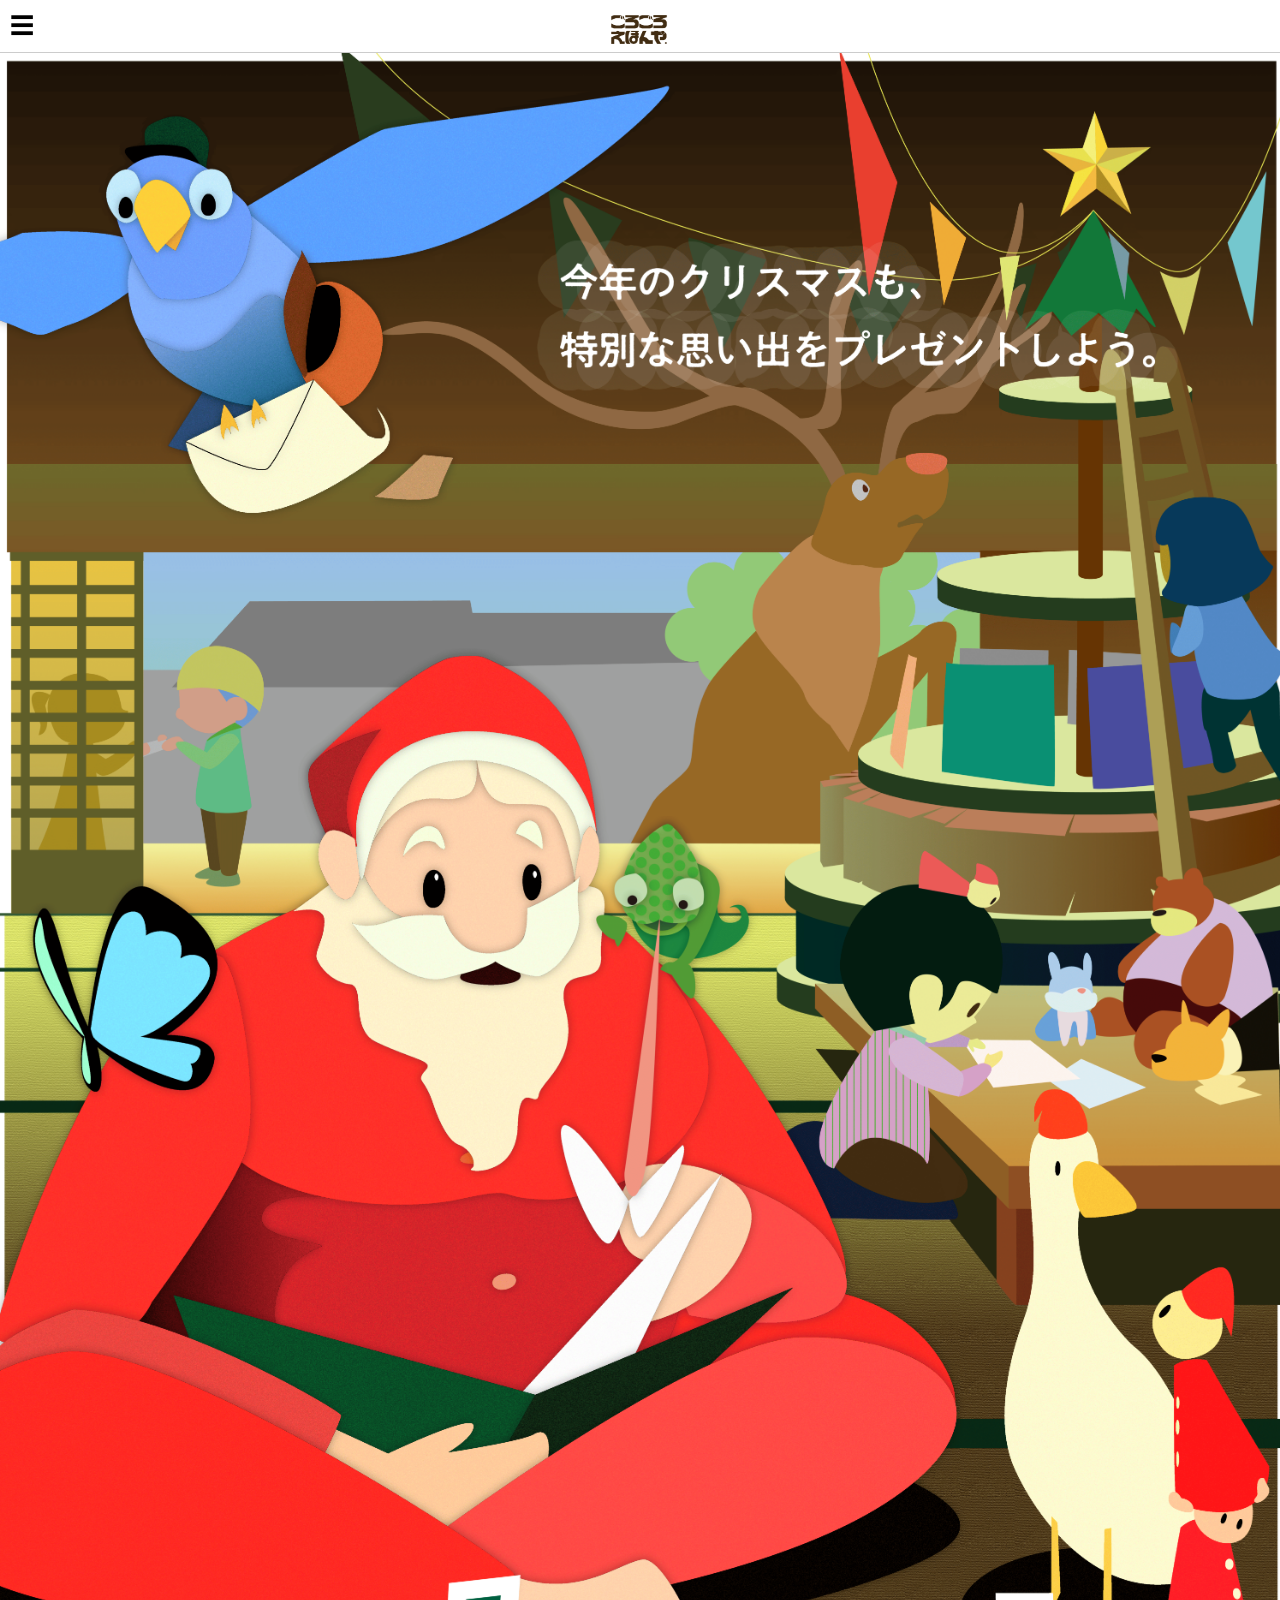
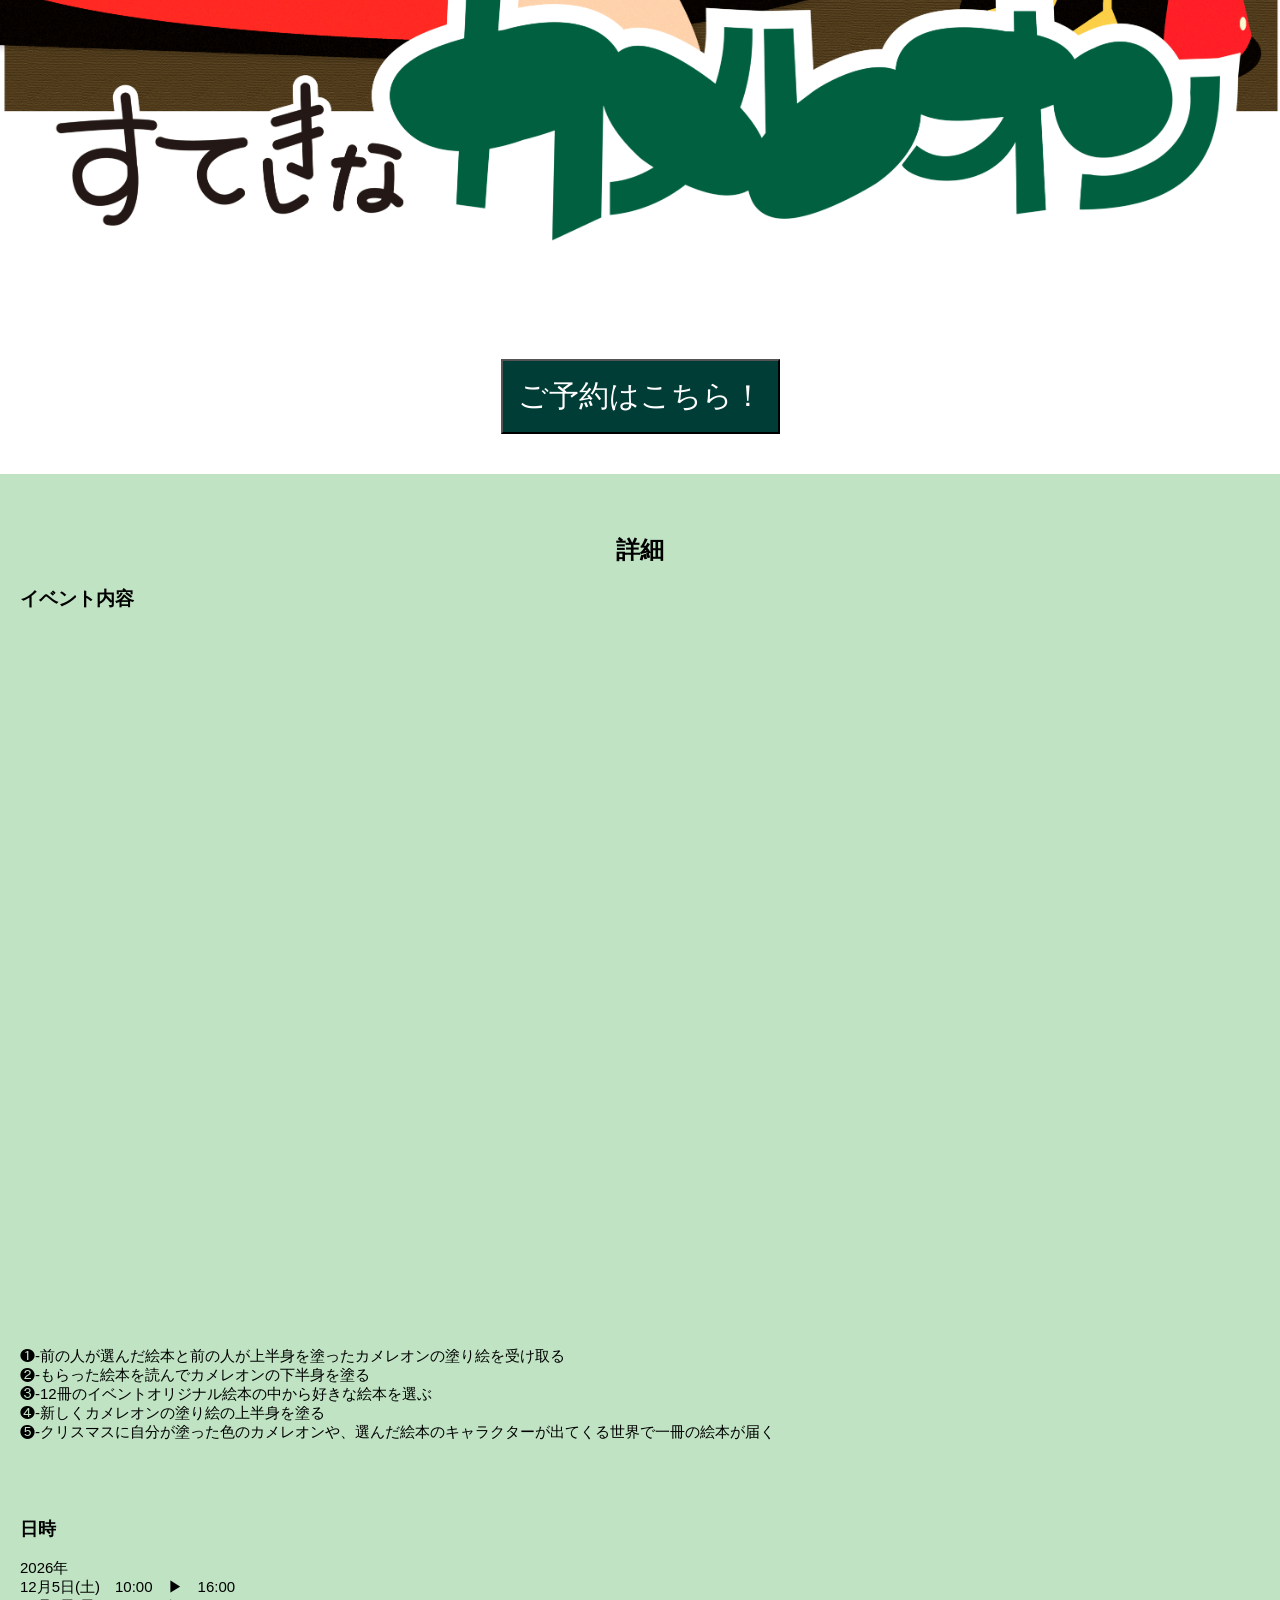
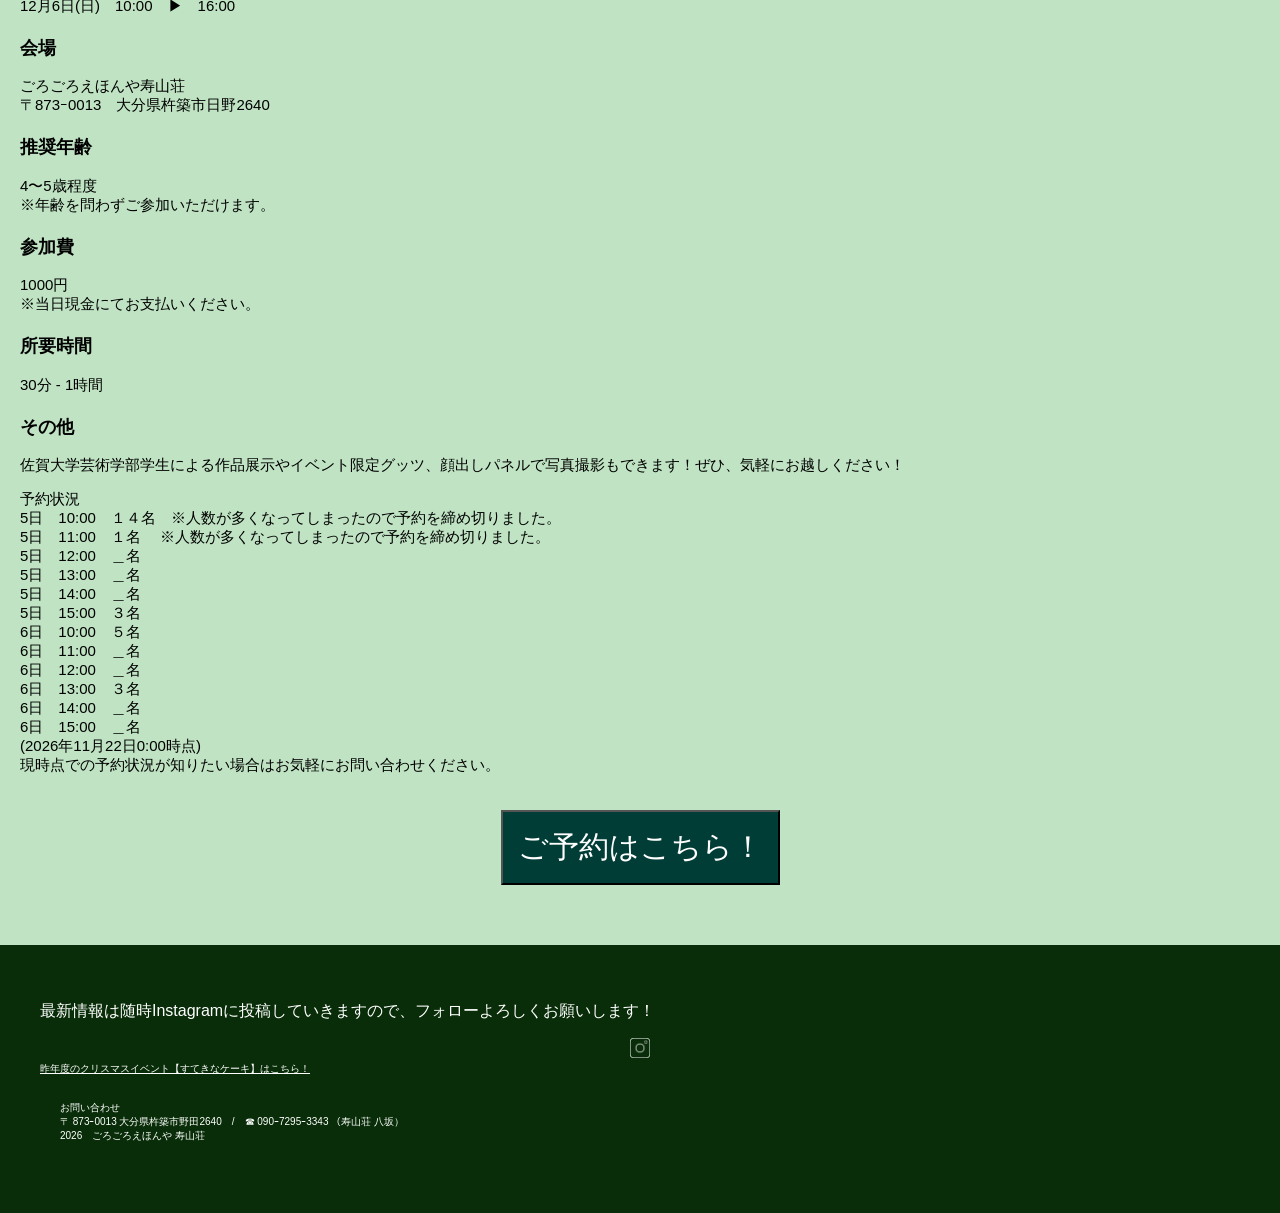
<file: index.html>
<!DOCTYPE html>
<html lang="ja">
<head>
  <meta charset="UTF-8">
  <meta name="viewport" content="width=device-width, initial-scale=1.0">
  <title>すてきなカメレオン イベントページ</title>
<link rel="stylesheet" href="sutekame.css">
</head>
<body>

<!-- ヘッダー -->
<header>
  <div class="header-inner">
    <div class="logo">
      <img src="brown.png" alt="ごろごろえほんや">
    </div>
    <div class="menu-icon" id="menu-btn">
      ☰
    </div>
  </div>
</header>

<!-- メニュー -->
<nav id="menu">
  <ul>
    <li><a href="index.html">ホーム</a></li>
    <li><a href="ehon.html">オリジナル絵本</a></li>
  </ul>
</nav>

<!-- メインビジュアル -->
<section class="hero">
  <img src="mainvisual.png">
</section>

<!-- タイトル -->
<section class="overview">
  <div class="sutekame">
   
  </div>
 
</section>

<!-- 予約ボタン -->
<section class="reserve">
  <a href="https://forms.cloud.microsoft/r/kQ41L5WufC">
    <button>ご予約はこちら！</button>
  </a>
</section>
  
<div class="about">
<!-- イベント内容 -->
<section class="contents">
  
  <h2 class="syousai">
    詳細
  </h2>

  
  <h3>イベント内容</h3>
  <iframe
  width="100%"
  height="315"
  src="https://www.youtube.com/embed/TNT9gZETtIY"
  title="イベント内容紹介動画"
  frameborder="0"
  allow="accelerometer; autoplay; clipboard-write; encrypted-media; gyroscope; picture-in-picture; web-share"
  allowfullscreen>
</iframe>
<p class="setumei">❶-前の人が選んだ絵本と前の人が上半身を塗ったカメレオンの塗り絵を受け取る<br>❷-もらった絵本を読んでカメレオンの下半身を塗る<br>❸-12冊のイベントオリジナル絵本の中から好きな絵本を選ぶ<br>❹-新しくカメレオンの塗り絵の上半身を塗る<br>❺-クリスマスに自分が塗った色のカメレオンや、選んだ絵本のキャラクターが出てくる世界で一冊の絵本が届く</p>
</section>


<!-- 詳細 -->
<section class="details">
  <h3>日時</h3>
  <p>
    2026年<br>
    12月5日(土)　10:00　▶︎　16:00<br>
    12月6日(日)　10:00　▶︎　16:00
  </p>

  <h3>会場</h3>
  <p>ごろごろえほんや寿山荘<br>
    〒873ｰ0013　大分県杵築市日野2640
  </p>

  <h3>推奨年齢</h3>
  <p>4〜5歳程度<br>
    ※年齢を問わずご参加いただけます。
  </p>

  <h3>参加費</h3>
  <p>1000円<br>
     ※当日現金にてお支払いください。   
  </p>

  <h3>所要時間</h3>
  <p>30分 - 1時間</p>

  <h3>その他</h3>
  <p>佐賀大学芸術学部学生による作品展示やイベント限定グッツ、顔出しパネルで写真撮影もできます！ぜひ、気軽にお越しください！</p>

<section class=yoyaku>
  <p>予約状況<br>
  5日　10:00　１４名　※人数が多くなってしまったので予約を締め切りました。<br>
  5日　11:00　１名 　※人数が多くなってしまったので予約を締め切りました。<br>
  5日　12:00　＿名<br>
  5日　13:00　＿名<br>
  5日　14:00　＿名<br>
  5日　15:00　３名<br>
  6日　10:00　５名<br>
  6日　11:00　＿名<br>
  6日　12:00　＿名<br>
  6日　13:00　３名<br>
  6日　14:00　＿名<br>
  6日　15:00　＿名<br>
  (2026年11月22日0:00時点)<br>
  現時点での予約状況が知りたい場合はお気軽にお問い合わせください。
  </p>
  
  <section class="reserve">
  <a href="https://forms.cloud.microsoft/r/kQ41L5WufC">
    <button>ご予約はこちら！</button>
  </a>
</section>
</section>


</div>



 <footer>
   <p>最新情報は随時Instagramに投稿していきますので、フォローよろしくお願いします！
     </p> 
    <div class="insta">
         <a href="https://www.instagram.com/gorogoroehonya/">
         <img src="instagram.png" alt="画像の説明"></a>
      </div> 
 <section>
   <div class="last-event">
  <a href="https://tasu9-gln.github.io/gorogoroehonnya/" target="_blank" rel="noopener noreferrer">
  昨年度のクリスマスイベント【すてきなケーキ】はこちら！
  </a>
</div>
 </section>
      
      <p class="otoiawase"> お問い合わせ<br>〒 873ｰ0013 大分県杵築市野田2640　/　☎︎ 090ｰ7295ｰ3343 （寿山荘 八坂） <br>2026　ごろごろえほんや 寿山荘</p>

  </footer>

<script src="sutekame.js"></script>
</body>
</html>
</file>
<file: sutekame.css>
body {
  margin: 0;
  font-family: sans-serif;
}

/* ヘッダー */
header {
  border-bottom: 1px solid #ccc;
  padding: 10px;
}

.header-inner {
  display: flex;
  justify-content: space-between;
  align-items: center;
}

.header-inner { position: relative; }
.logo {
  position: absolute;
  left: 50%;
  transform: translateX(-50%);
  padding: 5px 20px;
  align-items: center;
  z-index: 10;

}

.logo img {
  width: 80px;  /* ←好きなサイズに調整 */
  height: auto;
  padding-top: 10px;
}

.menu-icon {
  font-size: 24px;
  cursor: pointer;
}

/* メニュー */
nav {
  display: none;
  background: #ebebeb;
}

nav ul {
  list-style: none;
  padding: 0;
  margin: 0;
}

nav li {
  padding: 10px;
  padding-left: 35px;
}

nav ul li a {
  text-decoration: none;
  color: black;
}

nav ul li a:hover {
  opacity: 0.6;
}

.hero img {
  width: 100%;
  height: auto;
}

.overview {
  padding: 20px;
}
 
.oevrview p {
  font-size: 18px;
  padding-top: 10px 0;
}

.sutekame img{
  width: 100%;
  display: flex;
  align-items: center;
  padding-top: 0%;
}

.setumei{
  font-size: 15px;
}

.about {
  padding-top: 20px;
  background: rgba(162, 214, 168, 0.685);
}
/* イベント内容 */
.syousai {
  text-align:center;
}
.contents iframe {
  width: 100%;
  aspect-ratio: 16 / 9;
  height: auto;
  border: none;
}
.contents {
  padding: 20px;
}

.slider {
  display: flex;
  overflow: hidden;
}

.slide {
  min-width: 100%;
  padding: 20px;
  background: #eee;
  text-align: center;
}

/* 詳細 */
.details {
  padding: 20px;
  font-size: 15px;
}

.details h3 {
  margin-top: 20px;
}

/* 予約 */
.reserve {
  text-align: center;
}

button {
  padding: 15px 15px;
  font-size: 30px;
  cursor: pointer;
  color: #fff;
  background: #003d36;
  margin-top: 20px;
  margin-bottom: 40px;
}

.ehon_top {
  padding: 20px;
  background: #ffffff;
  margin-top: 5px;
}
.ehon_top img {
  width: 100%;
  max-width: 400px;
  display: block;
  margin: 0 auto;
}

body {
  font-family: sans-serif;
  background: #ffffff;
}

.container {
  width: 90%;
  margin: 0 auto;
  border-radius: 10px;
  position: relative;
}

.main-content {
  display: flex;
  align-items: center;
  gap: 20px;
  position: relative;
}

.thumbnail img {
  width: 100px;
  height: auto;
  object-fit: cover;
  display: block;
}


#toggleBtn {
  position: absolute;
  right: 0;
  padding: 10px;
  border: none;
  background: #ddd;
  cursor: pointer;
  border-radius: 5px;
}

/* 詳細エリア（閉じてる状態） */
.detail {
  max-height: 0;
  overflow: hidden;
  transition: max-height 0.4s ease;
  margin-top: 10px;
  padding: 0 20px;
  border-radius: 8px;
}

/* 開いた状態 */
.detail.open {
  max-height: 200px;
  padding: 10px;
}



.exhibition-top {
  padding: 20px;
  margin-top: 5px;
}

.exhibition-top img {
  width: 100%;
  max-width: 400px;
  display: block;
  margin: 0 auto;
}

.ehon_footer {
  padding: 20px;
  margin-top: 5px;
}

.insta img {
  height:20px;
   display: block;
  margin: 0 auto;
  
}

footer {
  background-color: #082d08;
  color: white;
  padding: 40px;
}
/* 画像を拡大表示する背景 */
.image-modal {
  display: none;
  position: fixed;
  inset: 0;
  z-index: 9999;
  background: rgba(0, 0, 0, 0.85);
  justify-content: center;
  align-items: center;
  padding: 20px;
  box-sizing: border-box;
}

/* 中央に表示する画像 */
.image-modal img {
  max-width: 90vw;
  max-height: 85vh;
  width: auto;
  height: auto;
  object-fit: contain;
}

/* 閉じるボタン */
.modal-close {
  position: absolute;
  top: 10px;
  right: 20px;
  color: white;
  background: transparent;
  border: none;
  font-size: 40px;
  cursor: pointer;
  padding: 5px 15px;
  line-height: 1;
  margin: 0;
  margin-top: 0;
  margin-bottom: 0;
}

.otoiawase {
  padding: 20px;
  margin-top: 5px;
  font-size:10px;
}


/* 昨年のイベントへのリンク */
.last-event a,
.last-event a:visited,
.last-event a:hover,
.last-event a:active {
  color: #ffffff;
  font-size: 10px;
}
</file>
